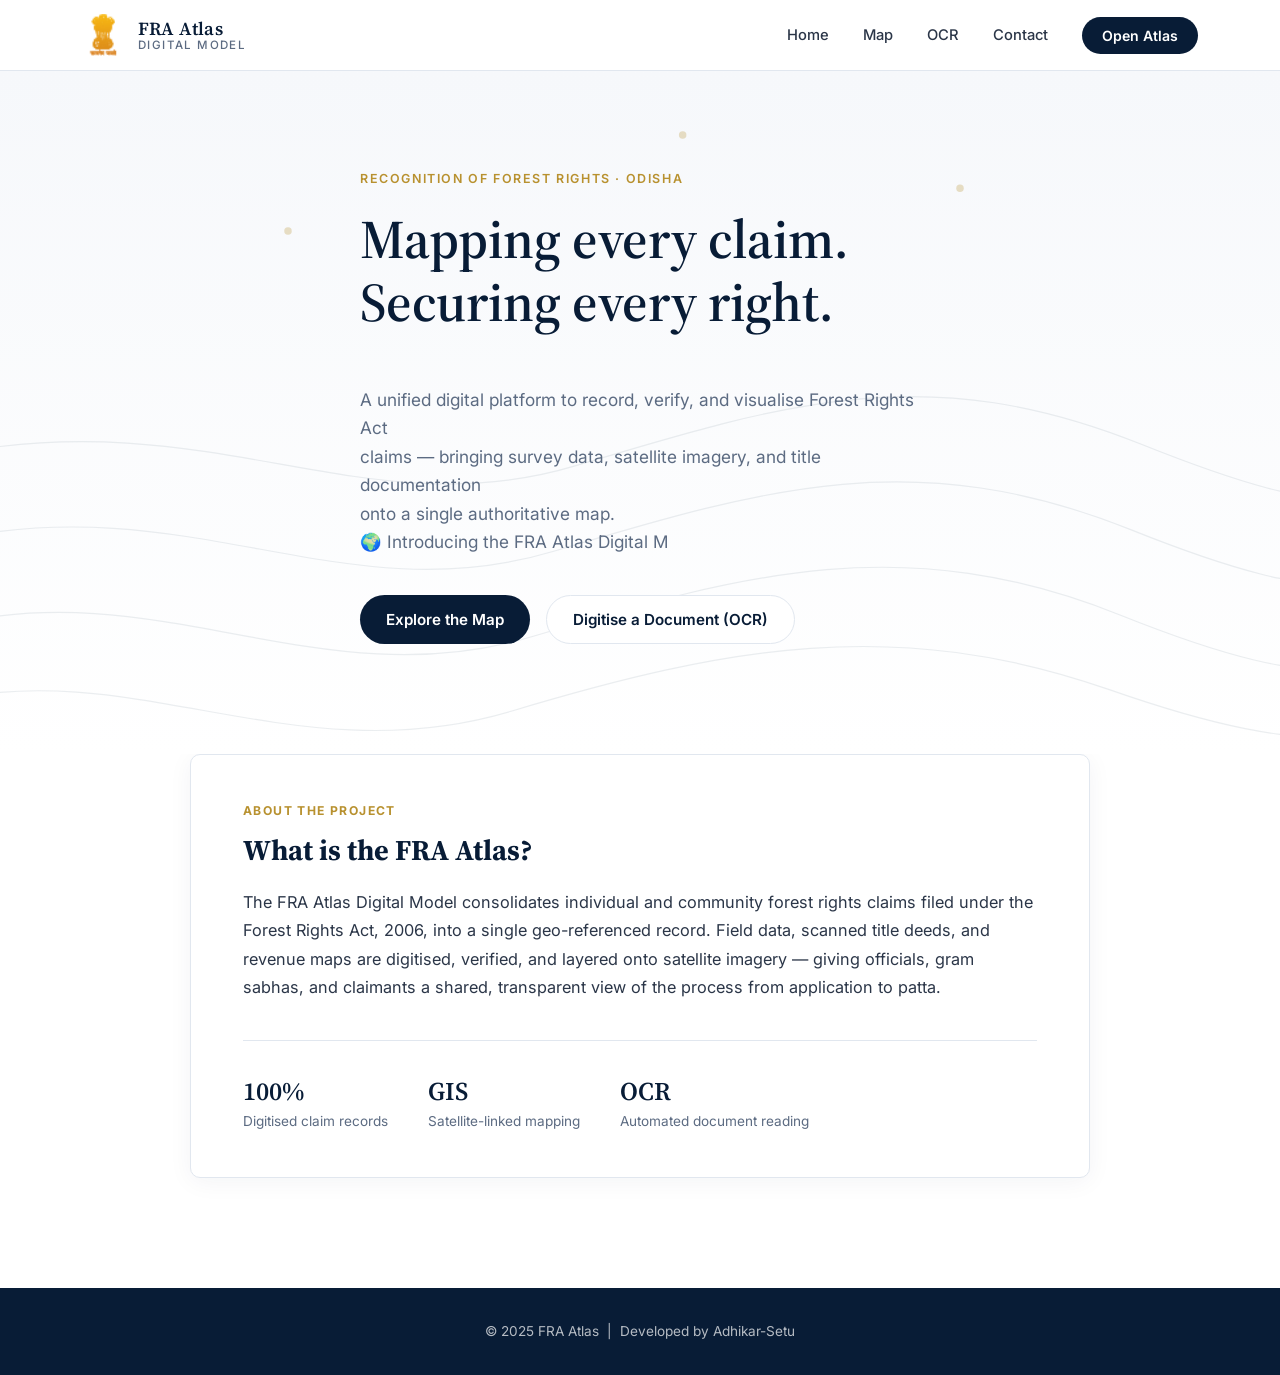
<file: index.html>
<!DOCTYPE html>
<html lang="en">
<head>
    <meta charset="UTF-8">
    <meta name="viewport" content="width=device-width, initial-scale=1.0">
    <title>FRA Atlas Digital Model</title>
    <link rel="stylesheet" href="style.css">
    <link rel="preconnect" href="https://fonts.googleapis.com">
    <link rel="preconnect" href="https://fonts.gstatic.com" crossorigin>
    <link href="https://fonts.googleapis.com/css2?family=Source+Serif+4:opsz,wght@8..60,500;8..60,600;8..60,700&family=Inter:wght@400;500;600;700;800&display=swap" rel="stylesheet">
</head>
<body>

    <!-- Header -->
    <header class="site-header">
        <div class="header-inner">
            <div class="logo-container">
                <img src="ODF.png" alt="Government of Odisha Emblem" class="logo">
                <div class="brand-text">
                    <span class="brand-title">FRA Atlas</span>
                    <span class="brand-subtitle">Digital Model</span>
                </div>
            </div>
            <nav class="main-nav">
                <a href="#" class="nav-link">Home</a>
                <a href="map/index.html" class="nav-link">Map</a>
                <a href="ocr/index.html" class="nav-link">OCR</a>
                <a href="#" class="nav-link">Contact</a>
                <a href="map/index.html" class="nav-cta">Open Atlas</a>
            </nav>
        </div>
    </header>

    <!-- Hero -->
    <main>
        <section class="hero">
            <!-- Contour-line motif: signature element referencing the Atlas/survey theme -->
            <svg class="contour-motif" viewBox="0 0 1200 700" preserveAspectRatio="xMidYMid slice" aria-hidden="true">
                <path d="M -50 550 C 150 500, 300 620, 500 560 S 850 460, 1050 540 S 1300 600, 1450 540" />
                <path d="M -50 470 C 180 420, 320 540, 520 480 S 860 380, 1060 460 S 1300 520, 1450 460" />
                <path d="M -50 390 C 200 340, 340 460, 540 400 S 870 300, 1070 380 S 1300 440, 1450 380" />
                <path d="M -50 620 C 130 580, 280 690, 480 630 S 840 540, 1040 610 S 1300 660, 1450 610" />
                <circle cx="270" cy="180" r="3.5" />
                <circle cx="900" cy="140" r="3.5" />
                <circle cx="640" cy="90" r="3.5" />
            </svg>

            <div class="hero-content">
                <span class="eyebrow">Recognition of Forest Rights &middot; Odisha</span>
                <h1>Mapping every claim.<br>Securing every right.</h1>
                <p class="hero-lede" id="aboutText">
                    A unified digital platform to record, verify, and visualise Forest Rights Act
                    claims &mdash; bringing survey data, satellite imagery, and title documentation
                    onto a single authoritative map.
                </p>
                <div class="hero-actions">
                    <a href="map/index.html" class="btn-primary">Explore the Map</a>
                    <a href="ocr/index.html" class="btn-secondary">Digitise a Document (OCR)</a>
                </div>
            </div>
        </section>

        <!-- About Project -->
        <section class="about-section">
            <div class="section-card">
                <span class="card-eyebrow">About the Project</span>
                <h2>What is the FRA Atlas?</h2>
                <p>
                    The FRA Atlas Digital Model consolidates individual and community forest
                    rights claims filed under the Forest Rights Act, 2006, into a single
                    geo-referenced record. Field data, scanned title deeds, and revenue maps
                    are digitised, verified, and layered onto satellite imagery &mdash; giving
                    officials, gram sabhas, and claimants a shared, transparent view of the
                    process from application to patta.
                </p>
                <div class="stat-row">
                    <div class="stat">
                        <span class="stat-value">100%</span>
                        <span class="stat-label">Digitised claim records</span>
                    </div>
                    <div class="stat">
                        <span class="stat-value">GIS</span>
                        <span class="stat-label">Satellite-linked mapping</span>
                    </div>
                    <div class="stat">
                        <span class="stat-value">OCR</span>
                        <span class="stat-label">Automated document reading</span>
                    </div>
                </div>
            </div>
        </section>
    </main>

    <footer class="site-footer">
        <p>&copy; 2025 FRA Atlas &nbsp;|&nbsp; Developed by Adhikar-Setu</p>
    </footer>

    <script src="script.js"></script>
</body>
</html>
</file>
<file: style.css>
/* ===========================================================
   FRA Atlas — Navy & White theme
   Tokens
=========================================================== */
:root {
    --navy-deep:    #081C36;
    --navy:         #0B2A4A;
    --navy-mid:     #123A63;
    --gold:         #B8912F;
    --gold-soft:    #E8DCB8;
    --white:        #FFFFFF;
    --off-white:    #F6F8FB;
    --line:         #E1E7EF;
    --text-body:    #2B3648;
    --text-muted:   #5C6B82;

    --font-display: 'Source Serif 4', Georgia, serif;
    --font-body:    'Inter', -apple-system, BlinkMacSystemFont, sans-serif;

    --radius: 10px;
}

* { box-sizing: border-box; }

html { scroll-behavior: smooth; }

body {
    margin: 0;
    font-family: var(--font-body);
    color: var(--text-body);
    background: var(--white);
    -webkit-font-smoothing: antialiased;
}

a { text-decoration: none; color: inherit; }

img.logo { height: 42px; width: auto; display: block; }

/* ===========================================================
   Header
=========================================================== */
.site-header {
    position: sticky;
    top: 0;
    z-index: 50;
    background: var(--white);
    border-bottom: 1px solid var(--line);
}

.header-inner {
    max-width: 1180px;
    margin: 0 auto;
    padding: 14px 32px;
    display: flex;
    align-items: center;
    justify-content: space-between;
}

.logo-container {
    display: flex;
    align-items: center;
    gap: 14px;
}

.brand-text {
    display: flex;
    flex-direction: column;
    line-height: 1.15;
}

.brand-title {
    font-family: var(--font-display);
    font-weight: 600;
    font-size: 1.15rem;
    color: var(--navy-deep);
    letter-spacing: 0.2px;
}

.brand-subtitle {
    font-size: 0.72rem;
    font-weight: 500;
    color: var(--text-muted);
    text-transform: uppercase;
    letter-spacing: 1.4px;
}

.main-nav {
    display: flex;
    align-items: center;
    gap: 34px;
}

.nav-link {
    font-size: 0.92rem;
    font-weight: 500;
    color: var(--text-body);
    position: relative;
    padding: 4px 0;
    transition: color 0.2s ease;
}

.nav-link:hover { color: var(--navy); }

.nav-link::after {
    content: "";
    position: absolute;
    left: 0; bottom: -2px;
    width: 0%;
    height: 2px;
    background: var(--gold);
    transition: width 0.25s ease;
}

.nav-link:hover::after { width: 100%; }

.nav-cta {
    background: var(--navy-deep);
    color: var(--white);
    font-size: 0.88rem;
    font-weight: 600;
    padding: 10px 20px;
    border-radius: 999px;
    transition: background 0.2s ease, transform 0.2s ease;
}

.nav-cta:hover {
    background: var(--navy-mid);
    transform: translateY(-1px);
}

/* ===========================================================
   Hero — contour motif replaces the video
=========================================================== */
.hero {
    position: relative;
    overflow: hidden;
    background: linear-gradient(180deg, var(--off-white) 0%, var(--white) 100%);
    padding: 96px 32px 110px;
    display: flex;
    justify-content: center;
}

.contour-motif {
    position: absolute;
    inset: 0;
    width: 100%;
    height: 100%;
    z-index: 0;
    opacity: 0.55;
}

.contour-motif path {
    fill: none;
    stroke: var(--navy);
    stroke-width: 1.1;
    opacity: 0.14;
}

.contour-motif circle {
    fill: var(--gold);
    opacity: 0.5;
}

.hero-content {
    position: relative;
    z-index: 1;
    max-width: 720px;
    text-align: left;
}

.eyebrow {
    display: inline-block;
    font-size: 0.78rem;
    font-weight: 600;
    letter-spacing: 1.6px;
    text-transform: uppercase;
    color: var(--gold);
    margin-bottom: 22px;
}

.hero h1 {
    font-family: var(--font-display);
    font-size: clamp(2.2rem, 4.4vw, 3.4rem);
    line-height: 1.15;
    color: var(--navy-deep);
    margin: 0 0 24px;
    font-weight: 600;
}

.hero-lede {
    font-size: 1.08rem;
    line-height: 1.65;
    color: var(--text-muted);
    max-width: 560px;
    margin: 0 0 38px;
}

.hero-actions {
    display: flex;
    gap: 16px;
    flex-wrap: wrap;
}

.btn-primary, .btn-secondary {
    display: inline-flex;
    align-items: center;
    font-size: 0.95rem;
    font-weight: 600;
    padding: 14px 26px;
    border-radius: 999px;
    transition: all 0.2s ease;
}

.btn-primary {
    background: var(--navy-deep);
    color: var(--white);
}

.btn-primary:hover {
    background: var(--navy-mid);
    transform: translateY(-2px);
    box-shadow: 0 10px 20px rgba(11, 42, 74, 0.18);
}

.btn-secondary {
    background: var(--white);
    color: var(--navy-deep);
    border: 1.5px solid var(--line);
}

.btn-secondary:hover {
    border-color: var(--navy);
    transform: translateY(-2px);
}

/* ===========================================================
   About section
=========================================================== */
.about-section {
    padding: 0 32px 110px;
    display: flex;
    justify-content: center;
}

.section-card {
    max-width: 900px;
    width: 100%;
    background: var(--white);
    border: 1px solid var(--line);
    border-radius: var(--radius);
    padding: 48px 52px;
    box-shadow: 0 4px 24px rgba(11, 42, 74, 0.05);
}

.card-eyebrow {
    display: block;
    font-size: 0.76rem;
    font-weight: 700;
    letter-spacing: 1.4px;
    text-transform: uppercase;
    color: var(--gold);
    margin-bottom: 12px;
}

.section-card h2 {
    font-family: var(--font-display);
    font-size: 1.8rem;
    color: var(--navy-deep);
    margin: 0 0 18px;
}

.section-card p {
    font-size: 1.02rem;
    line-height: 1.75;
    color: var(--text-body);
    margin: 0;
}

.stat-row {
    display: flex;
    gap: 40px;
    margin-top: 38px;
    padding-top: 32px;
    border-top: 1px solid var(--line);
    flex-wrap: wrap;
}

.stat {
    display: flex;
    flex-direction: column;
    gap: 4px;
}

.stat-value {
    font-family: var(--font-display);
    font-size: 1.6rem;
    font-weight: 600;
    color: var(--navy-deep);
}

.stat-label {
    font-size: 0.85rem;
    color: var(--text-muted);
}

/* ===========================================================
   Footer
=========================================================== */
.site-footer {
    background: var(--navy-deep);
    color: rgba(255, 255, 255, 0.7);
    text-align: center;
    padding: 22px 20px;
    font-size: 0.85rem;
}

/* ===========================================================
   Responsive
=========================================================== */
@media (max-width: 720px) {
    .header-inner { padding: 14px 20px; }
    .main-nav { gap: 18px; }
    .nav-cta { padding: 8px 16px; }
    .hero { padding: 64px 20px 70px; }
    .section-card { padding: 34px 26px; }
    .stat-row { gap: 26px; }
}

/* Respect reduced motion */
@media (prefers-reduced-motion: reduce) {
    html { scroll-behavior: auto; }
    * { transition: none !important; }
}
</file>
